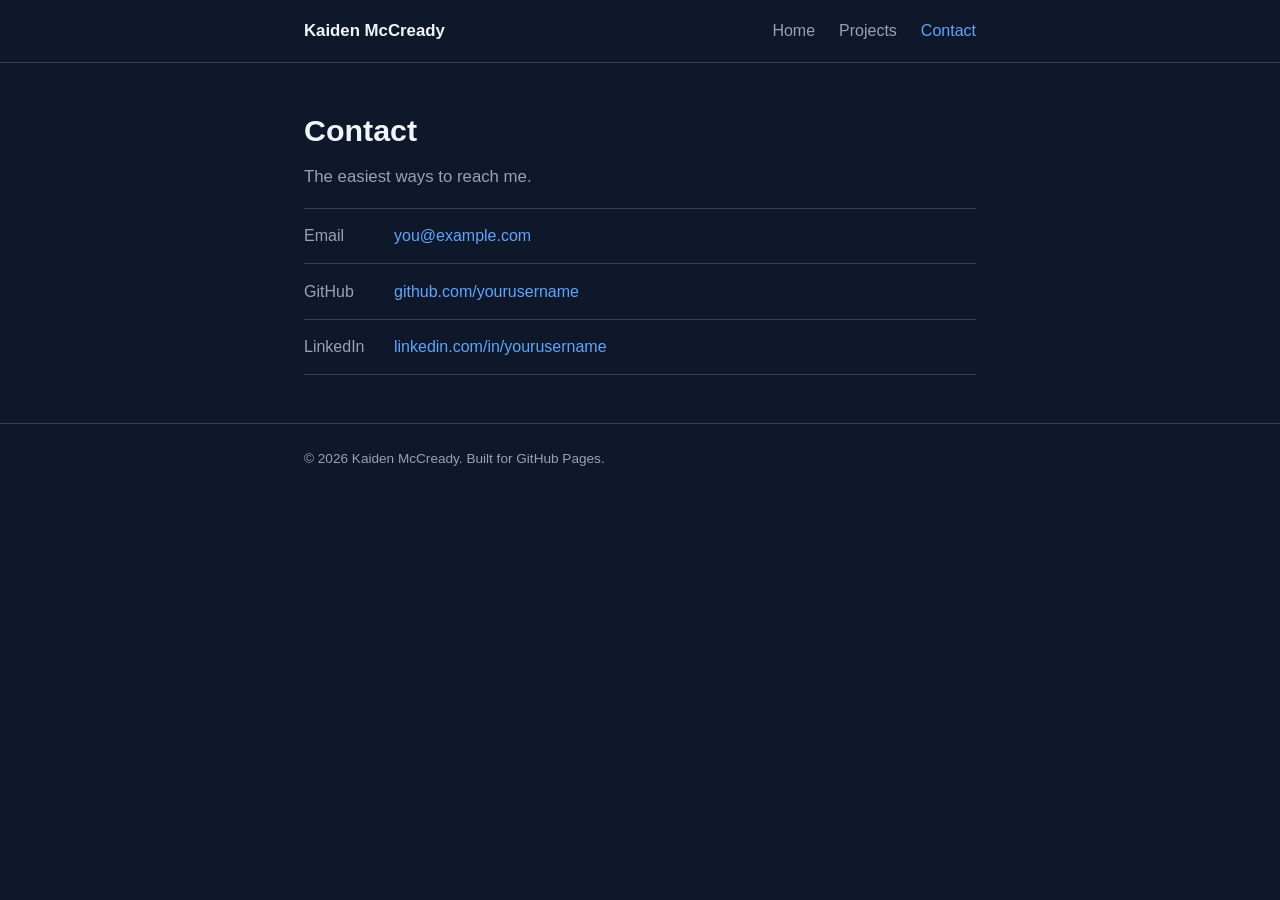
<file: contact.html>
<!DOCTYPE html>
<html lang="en">
<head>
  <meta charset="UTF-8">
  <meta name="viewport" content="width=device-width, initial-scale=1.0">
  <title>Contact — Kaiden McCready</title>
  <link rel="stylesheet" href="css/style.css">
</head>
<body>

  <header class="site-header">
    <div class="container">
      <a class="site-title" href="index.html">Kaiden McCready</a>
      <button class="nav-toggle" aria-label="Toggle menu" aria-expanded="false">Menu</button>
      <nav class="site-nav">
        <ul>
          <li><a href="index.html">Home</a></li>
          <li><a href="projects.html">Projects</a></li>
          <li><a href="contact.html" class="active">Contact</a></li>
        </ul>
      </nav>
    </div>
  </header>

  <main>
    <div class="container">
      <h1>Contact</h1>
      <p class="lede">The easiest ways to reach me.</p>

      <ul class="contact-list">
        <li><span class="label">Email</span><a href="mailto:you@example.com">you@example.com</a></li>
        <li><span class="label">GitHub</span><a href="https://github.com/yourusername">github.com/yourusername</a></li>
        <li><span class="label">LinkedIn</span><a href="https://linkedin.com/in/yourusername">linkedin.com/in/yourusername</a></li>
      </ul>
    </div>
  </main>

  <footer class="site-footer">
    <div class="container">
      <p>&copy; 2026 Kaiden McCready. Built for GitHub Pages.</p>
    </div>
  </footer>

  <script src="js/script.js"></script>
</body>
</html>
</file>
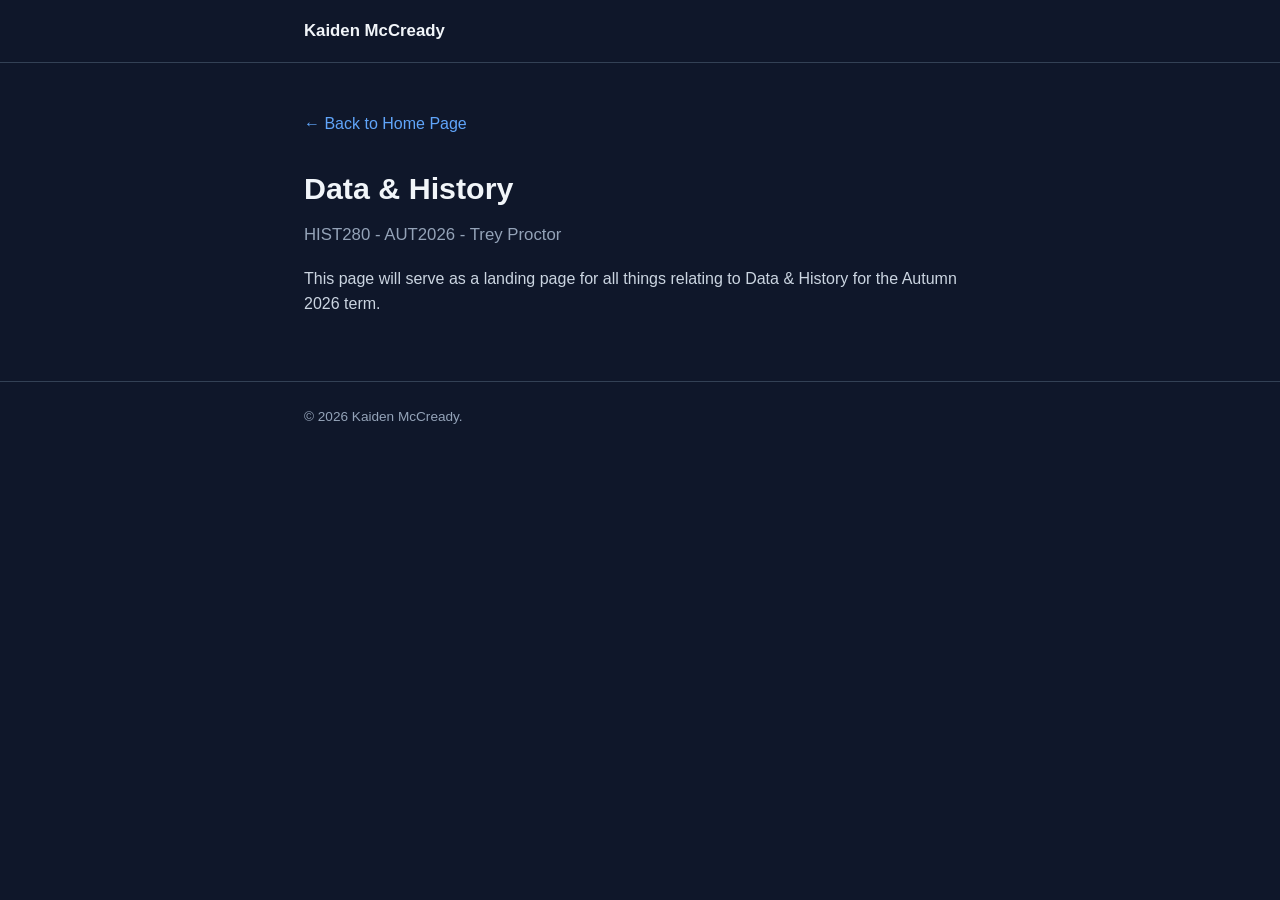
<file: HIST280.html>
<!DOCTYPE html>
<html lang="en">
<head>
  <meta charset="UTF-8">
  <meta name="viewport" content="width=device-width, initial-scale=1.0">
  <title>Data & History — Kaiden McCready</title>
  <link rel="stylesheet" href="css/style.css">
</head>
<body>

  <header class="site-header">
    <div class="container">
      <a class="site-title" href="index.html">Kaiden McCready</a>
    </div>
  </header>

  <main>
    <div class="container">
      <a class="back-link" href="index.html">&larr; Back to Home Page</a>
      <h1>Data & History</h1>
      <p class="lede">HIST280 - AUT2026 - Trey Proctor</p>
      <p>This page will serve as a landing page for all things relating to Data & History for the Autumn 2026 term.</p>
    </div>
  </main>

  <footer class="site-footer">
    <div class="container">
      <p>&copy; 2026 Kaiden McCready.</p>
    </div>
  </footer>

</body>
</html>
</file>
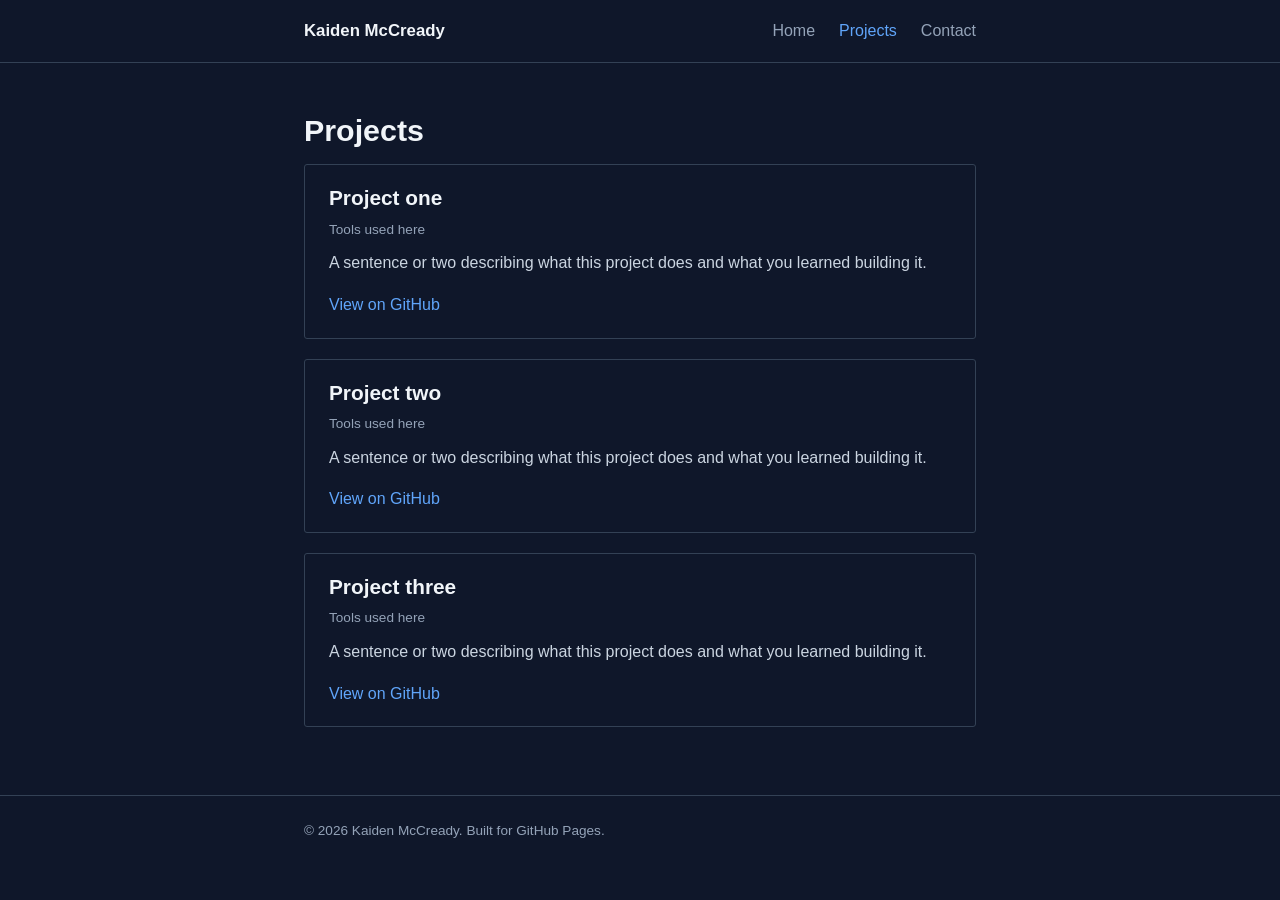
<file: projects.html>
<!DOCTYPE html>
<html lang="en">
<head>
  <meta charset="UTF-8">
  <meta name="viewport" content="width=device-width, initial-scale=1.0">
  <title>Projects — Kaiden McCready</title>
  <link rel="stylesheet" href="css/style.css">
</head>
<body>

  <header class="site-header">
    <div class="container">
      <a class="site-title" href="index.html">Kaiden McCready</a>
      <button class="nav-toggle" aria-label="Toggle menu" aria-expanded="false">Menu</button>
      <nav class="site-nav">
        <ul>
          <li><a href="index.html">Home</a></li>
          <li><a href="projects.html" class="active">Projects</a></li>
          <li><a href="contact.html">Contact</a></li>
        </ul>
      </nav>
    </div>
  </header>

  <main>
    <div class="container">
      <h1>Projects</h1>

      <div class="project">
        <h2>Project one</h2>
        <p class="meta">Tools used here</p>
        <p>A sentence or two describing what this project does and what you learned building it.</p>
        <a href="#">View on GitHub</a>
      </div>

      <div class="project">
        <h2>Project two</h2>
        <p class="meta">Tools used here</p>
        <p>A sentence or two describing what this project does and what you learned building it.</p>
        <a href="#">View on GitHub</a>
      </div>

      <div class="project">
        <h2>Project three</h2>
        <p class="meta">Tools used here</p>
        <p>A sentence or two describing what this project does and what you learned building it.</p>
        <a href="#">View on GitHub</a>
      </div>
    </div>
  </main>

  <footer class="site-footer">
    <div class="container">
      <p>&copy; 2026 Kaiden McCready. Built for GitHub Pages.</p>
    </div>
  </footer>

  <script src="js/script.js"></script>
</body>
</html>
</file>
<file: css/style.css>
/* ---- theme ---- */
:root {
  --bg: #0f172a;
  --bg-alt: #1e293b;
  --border: #334155;
  --text: #cbd5e1;
  --text-heading: #f1f5f9;
  --text-muted: #94a3b8;
  --accent: #60a5fa;
  --accent-strong: #3b82f6;
  --max-width: 720px;
}

* { box-sizing: border-box; }

html { -webkit-text-size-adjust: 100%; }

body {
  margin: 0;
  background: var(--bg);
  color: var(--text);
  font-family: Helvetica, Arial, sans-serif;
  font-size: 16px;
  line-height: 1.6;
}

a { color: var(--accent); text-decoration: none; }
a:hover { color: var(--accent-strong); text-decoration: underline; }
a:focus-visible,
button:focus-visible {
  outline: 2px solid var(--accent);
  outline-offset: 2px;
}

h1, h2, h3 {
  color: var(--text-heading);
  font-weight: bold;
  line-height: 1.25;
  margin: 0 0 0.5em;
}

h1 { font-size: 1.9rem; }
h2 { font-size: 1.3rem; }

p { margin: 0 0 1em; }

.container {
  max-width: var(--max-width);
  margin: 0 auto;
  padding: 0 1.5rem;
}

/* ---- header / nav ---- */
header.site-header {
  border-bottom: 1px solid var(--border);
}

.site-header .container {
  display: flex;
  align-items: center;
  justify-content: space-between;
  padding-top: 1.1rem;
  padding-bottom: 1.1rem;
}

.site-title {
  color: var(--text-heading);
  font-weight: bold;
  font-size: 1.05rem;
}

.site-title:hover { color: var(--text-heading); text-decoration: none; }

nav.site-nav ul {
  list-style: none;
  display: flex;
  gap: 1.5rem;
  margin: 0;
  padding: 0;
}

nav.site-nav a { color: var(--text-muted); }
nav.site-nav a:hover { color: var(--accent); }
nav.site-nav a.active { color: var(--accent); }

.nav-toggle {
  display: none;
  background: none;
  border: 1px solid var(--border);
  color: var(--text-heading);
  padding: 0.35rem 0.6rem;
  font-size: 1rem;
  cursor: pointer;
}

/* ---- main content ---- */
main { padding: 3rem 0; }

.back-link { display: inline-block; margin-bottom: 2rem; }

.lede { color: var(--text-muted); font-size: 1.05rem; }

.button {
  display: inline-block;
  background: var(--accent);
  color: var(--bg);
  padding: 0.55rem 1.1rem;
  font-weight: bold;
  border-radius: 3px;
}
.button:hover { background: var(--accent-strong); color: var(--bg); text-decoration: none; }

/* ---- project list ---- */
.project {
  border: 1px solid var(--border);
  padding: 1.25rem 1.5rem;
  margin-bottom: 1.25rem;
  border-radius: 3px;
}

.project h2 { margin-bottom: 0.35em; }

.project .meta {
  color: var(--text-muted);
  font-size: 0.85rem;
  margin-bottom: 0.75em;
}

/* ---- contact list ---- */
.contact-list {
  list-style: none;
  padding: 0;
  margin: 0;
}

.contact-list li {
  border-bottom: 1px solid var(--border);
  padding: 0.9rem 0;
}

.contact-list li:first-child { border-top: 1px solid var(--border); }

.contact-list .label {
  color: var(--text-muted);
  display: inline-block;
  width: 90px;
}

/* ---- footer ---- */
footer.site-footer {
  border-top: 1px solid var(--border);
  color: var(--text-muted);
  font-size: 0.85rem;
}

footer.site-footer .container {
  padding-top: 1.5rem;
  padding-bottom: 1.5rem;
}

/* ---- responsive nav ---- */
@media (max-width: 560px) {
  .nav-toggle { display: block; }
  nav.site-nav {
    display: none;
    width: 100%;
  }
  nav.site-nav.open { display: block; }
  nav.site-nav ul {
    flex-direction: column;
    gap: 0;
  }
  nav.site-nav li { border-top: 1px solid var(--border); }
  nav.site-nav a { display: block; padding: 0.75rem 0; }
  .site-header .container { flex-wrap: wrap; }
}

.geo {
  color: var(--accent);
  border-bottom: 1px dotted var(--accent);
  cursor: default;
}

#geo-preview {
  position: fixed;
  width: 220px;
  height: 150px;
  border: 1px solid var(--border);
  border-radius: 3px;
  overflow: hidden;
  background: var(--bg-alt);
  opacity: 0;
  pointer-events: none;
  transition: opacity 0.12s;
  z-index: 100;
}

#geo-preview.visible { opacity: 1; }
#geo-preview-map { width: 100%; height: 100%; }
</file>
